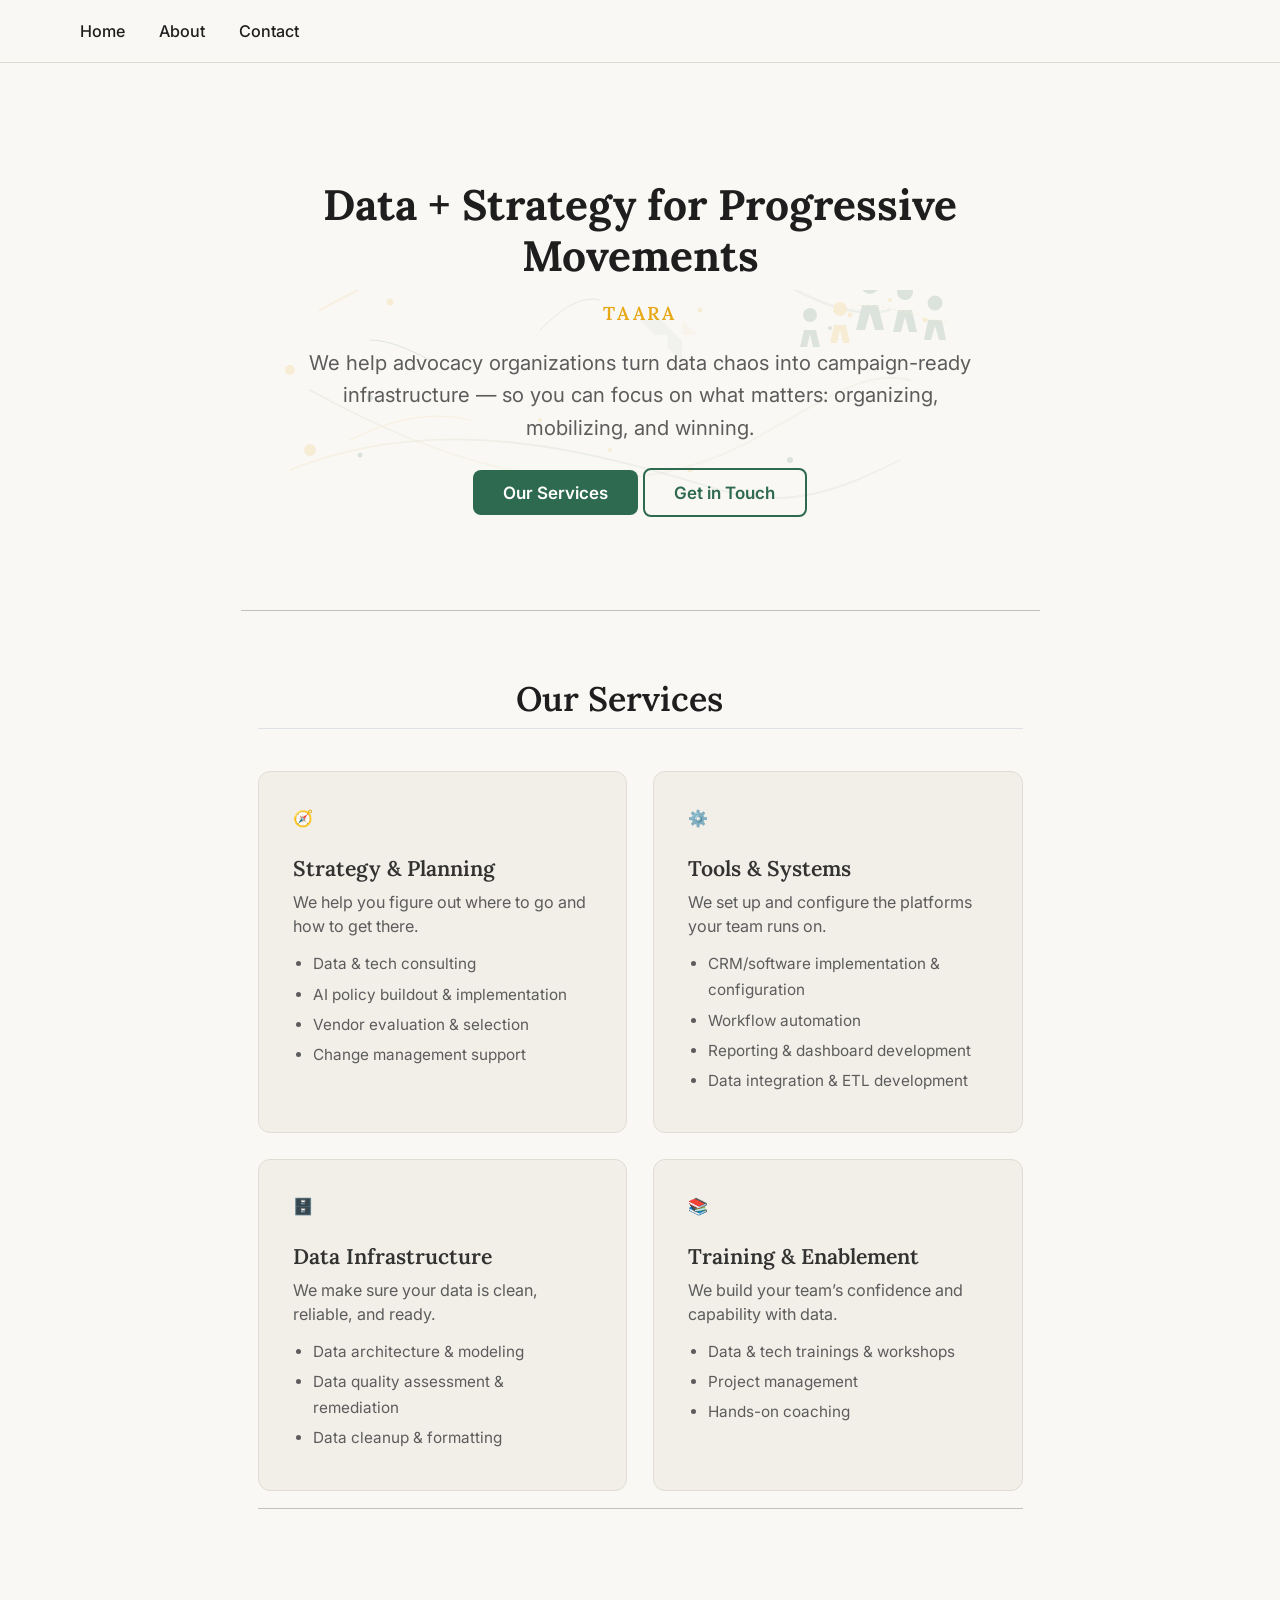
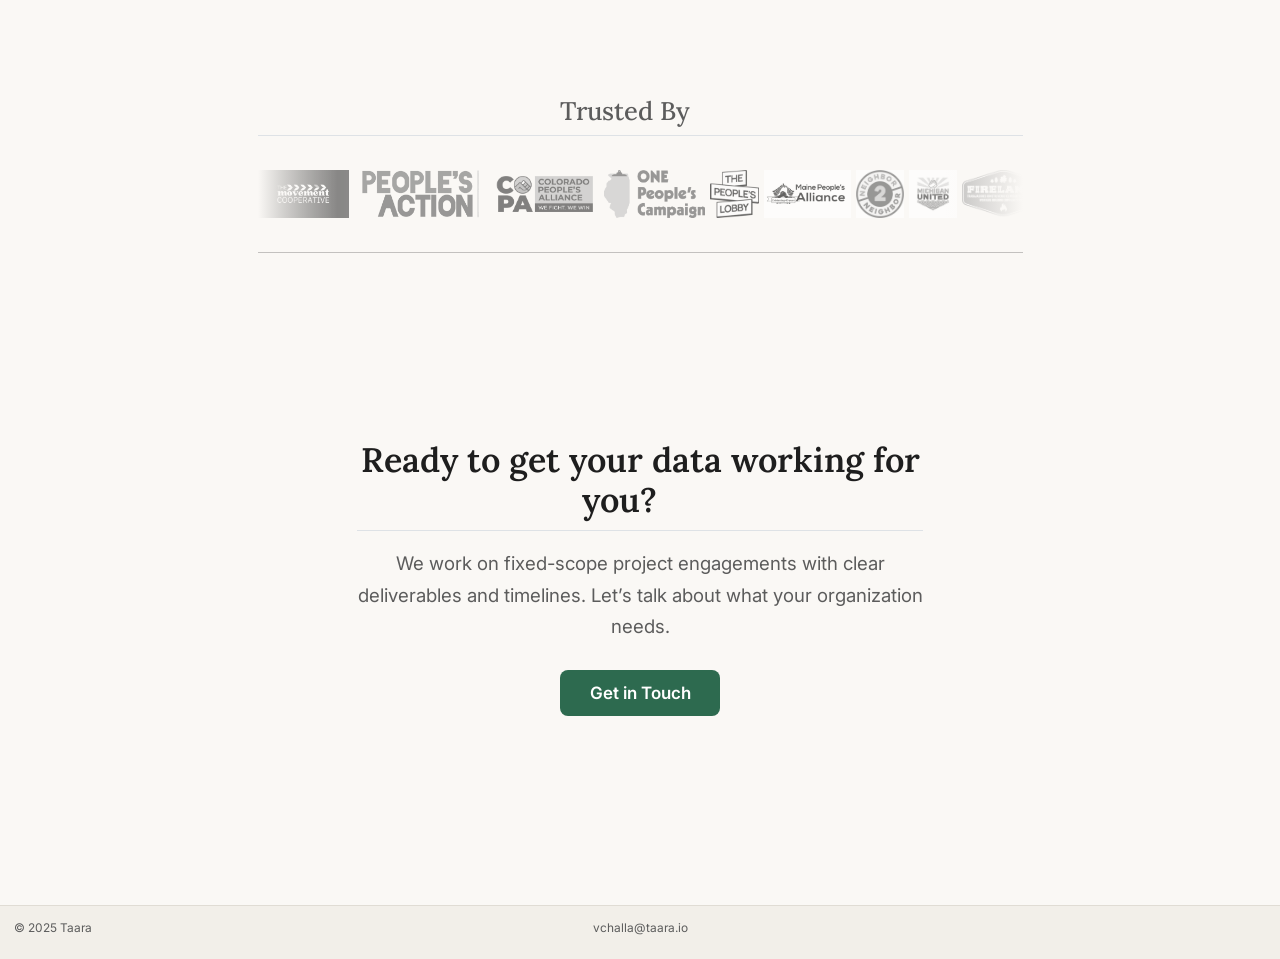
<file: docs/index.html>
<!DOCTYPE html>
<html xmlns="http://www.w3.org/1999/xhtml" lang="en" xml:lang="en"><head>

<meta charset="utf-8">
<meta name="generator" content="quarto-1.8.26">

<meta name="viewport" content="width=device-width, initial-scale=1.0, user-scalable=yes">


<title>Data + Strategy for Progressive Movements – Taara</title>
<style>
code{white-space: pre-wrap;}
span.smallcaps{font-variant: small-caps;}
div.columns{display: flex; gap: min(4vw, 1.5em);}
div.column{flex: auto; overflow-x: auto;}
div.hanging-indent{margin-left: 1.5em; text-indent: -1.5em;}
ul.task-list{list-style: none;}
ul.task-list li input[type="checkbox"] {
  width: 0.8em;
  margin: 0 0.8em 0.2em -1em; /* quarto-specific, see https://github.com/quarto-dev/quarto-cli/issues/4556 */ 
  vertical-align: middle;
}
</style>


<script src="site_libs/quarto-nav/quarto-nav.js"></script>
<script src="site_libs/quarto-nav/headroom.min.js"></script>
<link href="./resources/site_logos/1x/Asset 2-8.png" rel="icon" type="image/png">
<script src="site_libs/clipboard/clipboard.min.js"></script>
<script src="site_libs/quarto-html/quarto.js" type="module"></script>
<script src="site_libs/quarto-html/tabsets/tabsets.js" type="module"></script>
<script src="site_libs/quarto-html/axe/axe-check.js" type="module"></script>
<script src="site_libs/quarto-html/popper.min.js"></script>
<script src="site_libs/quarto-html/tippy.umd.min.js"></script>
<script src="site_libs/quarto-html/anchor.min.js"></script>
<link href="site_libs/quarto-html/tippy.css" rel="stylesheet">
<link href="site_libs/quarto-html/quarto-syntax-highlighting-587c61ba64f3a5504c4d52d930310e48.css" rel="stylesheet" id="quarto-text-highlighting-styles">
<script src="site_libs/bootstrap/bootstrap.min.js"></script>
<link href="site_libs/bootstrap/bootstrap-icons.css" rel="stylesheet">
<link href="site_libs/bootstrap/bootstrap-5b4ad623e5705c0698d39aec6f10cf02.min.css" rel="stylesheet" append-hash="true" id="quarto-bootstrap" data-mode="light">
<script id="quarto-search-options" type="application/json">{
  "language": {
    "search-no-results-text": "No results",
    "search-matching-documents-text": "matching documents",
    "search-copy-link-title": "Copy link to search",
    "search-hide-matches-text": "Hide additional matches",
    "search-more-match-text": "more match in this document",
    "search-more-matches-text": "more matches in this document",
    "search-clear-button-title": "Clear",
    "search-text-placeholder": "",
    "search-detached-cancel-button-title": "Cancel",
    "search-submit-button-title": "Submit",
    "search-label": "Search"
  }
}</script>


<link rel="stylesheet" href="styles.css">
</head>

<body class="nav-fixed fullcontent quarto-light">

<div id="quarto-search-results"></div>
  <header id="quarto-header" class="headroom fixed-top">
    <nav class="navbar navbar-expand-lg " data-bs-theme="dark">
      <div class="navbar-container container-fluid">
      <div class="navbar-brand-container mx-auto">
    <a href="./index.html" class="navbar-brand navbar-brand-logo">
    <img src="./resources/site_logos/SVG/Asset 2.svg" alt="Taara" class="navbar-logo light-content">
    <img src="./resources/site_logos/SVG/Asset 2.svg" alt="Taara" class="navbar-logo dark-content">
    </a>
    <a class="navbar-brand" href="./index.html">
    <span class="navbar-title">Taara</span>
    </a>
  </div>
          <button class="navbar-toggler" type="button" data-bs-toggle="collapse" data-bs-target="#navbarCollapse" aria-controls="navbarCollapse" role="menu" aria-expanded="false" aria-label="Toggle navigation" onclick="if (window.quartoToggleHeadroom) { window.quartoToggleHeadroom(); }">
  <span class="navbar-toggler-icon"></span>
</button>
          <div class="collapse navbar-collapse" id="navbarCollapse">
            <ul class="navbar-nav navbar-nav-scroll me-auto">
  <li class="nav-item">
    <a class="nav-link active" href="./index.html" aria-current="page"> 
<span class="menu-text">Home</span></a>
  </li>  
  <li class="nav-item">
    <a class="nav-link" href="./ourteam.html"> 
<span class="menu-text">About</span></a>
  </li>  
  <li class="nav-item">
    <a class="nav-link" href="./contactus.html"> 
<span class="menu-text">Contact</span></a>
  </li>  
</ul>
          </div> <!-- /navcollapse -->
            <div class="quarto-navbar-tools">
</div>
      </div> <!-- /container-fluid -->
    </nav>
</header>
<!-- content -->
<div id="quarto-content" class="quarto-container page-columns page-rows-contents page-layout-article page-navbar">
<!-- sidebar -->
<!-- margin-sidebar -->
    
<!-- main -->
<main class="content" id="quarto-document-content">

<header id="title-block-header" class="quarto-title-block default">
<div class="quarto-title">
<h1 class="title">Data + Strategy for Progressive Movements</h1>
</div>



<div class="quarto-title-meta">

    
  
    
  </div>
  


</header>


<div class="hero">
<p><img src="resources/hero-illustration.svg" class="hero-illustration slow-pulse img-fluid"></p>
<div class="brand-tag">
<p>Taara</p>
</div>
<div class="subtitle">
<p>We help advocacy organizations turn data chaos into campaign-ready infrastructure — so you can focus on what matters: organizing, mobilizing, and winning.</p>
</div>
<div class="cta-group">
<p><a href="#our-services" class="btn-primary-hero">Our Services</a> <a href="./contactus.html" class="btn-outline-hero">Get in Touch</a></p>
</div>
</div>
<hr>
<section id="our-services" class="level2">
<h2 class="anchored" data-anchor-id="our-services">Our Services</h2>
<div class="services-grid">
<div class="service-card">
<div class="icon">
<p>🧭</p>
</div>
<section id="strategy-planning" class="level3">
<h3 class="anchored" data-anchor-id="strategy-planning">Strategy &amp; Planning</h3>
<p>We help you figure out where to go and how to get there.</p>
<ul>
<li>Data &amp; tech consulting</li>
<li>AI policy buildout &amp; implementation</li>
<li>Vendor evaluation &amp; selection</li>
<li>Change management support</li>
</ul>
</section>
</div>
<div class="service-card">
<div class="icon">
<p>⚙️</p>
</div>
<section id="tools-systems" class="level3">
<h3 class="anchored" data-anchor-id="tools-systems">Tools &amp; Systems</h3>
<p>We set up and configure the platforms your team runs on.</p>
<ul>
<li>CRM/software implementation &amp; configuration</li>
<li>Workflow automation</li>
<li>Reporting &amp; dashboard development</li>
<li>Data integration &amp; ETL development</li>
</ul>
</section>
</div>
<div class="service-card">
<div class="icon">
<p>🗄️</p>
</div>
<section id="data-infrastructure" class="level3">
<h3 class="anchored" data-anchor-id="data-infrastructure">Data Infrastructure</h3>
<p>We make sure your data is clean, reliable, and ready.</p>
<ul>
<li>Data architecture &amp; modeling</li>
<li>Data quality assessment &amp; remediation</li>
<li>Data cleanup &amp; formatting</li>
</ul>
</section>
</div>
<div class="service-card">
<div class="icon">
<p>📚</p>
</div>
<section id="training-enablement" class="level3">
<h3 class="anchored" data-anchor-id="training-enablement">Training &amp; Enablement</h3>
<p>We build your team’s confidence and capability with data.</p>
<ul>
<li>Data &amp; tech trainings &amp; workshops</li>
<li>Project management</li>
<li>Hands-on coaching</li>
</ul>
</section>
</div>
</div>
<hr>
</section>
<section id="our-partners" class="level2">
<h2 class="anchored" data-anchor-id="our-partners">Trusted By</h2>
<div class="partners-carousel">
<div class="partners-track">
<p><img src="resources/logos/tmc.png" class="img-fluid"> <img src="resources/logos/peoples_action.png" class="img-fluid"> <img src="resources/logos/colorado_peoples_action.webp" class="img-fluid"> <img src="resources/logos/one_peoples_campaign.png" class="img-fluid"> <img src="resources/logos/the_peoples_lobby.webp" class="img-fluid"> <img src="resources/logos/main_peoples_alliance.png" class="img-fluid"> <img src="resources/logos/neighbor_to_neighbor.png" class="img-fluid"> <img src="resources/logos/michigan_united.jpeg" class="img-fluid"> <img src="resources/logos/firelands_wa.webp" class="img-fluid"> <img src="resources/logos/citizen_action_of_wisconsin.webp" class="img-fluid"> <img src="resources/logos/america_votes.png" class="img-fluid"> <img src="resources/logos/mn_voice.webp" class="img-fluid"> <img src="resources/logos/mn_youth_collective.webp" class="img-fluid"> <img src="resources/logos/ilhan_for_congress.avif" class="img-fluid"> <!-- Duplicate for seamless loop --> <img src="resources/logos/tmc.png" class="img-fluid"> <img src="resources/logos/peoples_action.png" class="img-fluid"> <img src="resources/logos/colorado_peoples_action.webp" class="img-fluid"> <img src="resources/logos/one_peoples_campaign.png" class="img-fluid"> <img src="resources/logos/the_peoples_lobby.webp" class="img-fluid"> <img src="resources/logos/main_peoples_alliance.png" class="img-fluid"> <img src="resources/logos/neighbor_to_neighbor.png" class="img-fluid"> <img src="resources/logos/michigan_united.jpeg" class="img-fluid"> <img src="resources/logos/firelands_wa.webp" class="img-fluid"> <img src="resources/logos/citizen_action_of_wisconsin.webp" class="img-fluid"> <img src="resources/logos/america_votes.png" class="img-fluid"> <img src="resources/logos/mn_voice.webp" class="img-fluid"> <img src="resources/logos/mn_youth_collective.webp" class="img-fluid"> <img src="resources/logos/ilhan_for_congress.avif" class="img-fluid"></p>
</div>
</div>
<hr>
</section>
<section id="ready-to-get-your-data-working-for-you" class="level2 cta-section">
<h2 class="anchored" data-anchor-id="ready-to-get-your-data-working-for-you">Ready to get your data working for you?</h2>
<p>We work on fixed-scope project engagements with clear deliverables and timelines. Let’s talk about what your organization needs.</p>
<p><a href="./contactus.html" class="btn-primary-hero">Get in Touch</a></p>
</section>



</main> <!-- /main -->
<script id="quarto-html-after-body" type="application/javascript">
  window.document.addEventListener("DOMContentLoaded", function (event) {
    const icon = "";
    const anchorJS = new window.AnchorJS();
    anchorJS.options = {
      placement: 'right',
      icon: icon
    };
    anchorJS.add('.anchored');
    const isCodeAnnotation = (el) => {
      for (const clz of el.classList) {
        if (clz.startsWith('code-annotation-')) {                     
          return true;
        }
      }
      return false;
    }
    const onCopySuccess = function(e) {
      // button target
      const button = e.trigger;
      // don't keep focus
      button.blur();
      // flash "checked"
      button.classList.add('code-copy-button-checked');
      var currentTitle = button.getAttribute("title");
      button.setAttribute("title", "Copied!");
      let tooltip;
      if (window.bootstrap) {
        button.setAttribute("data-bs-toggle", "tooltip");
        button.setAttribute("data-bs-placement", "left");
        button.setAttribute("data-bs-title", "Copied!");
        tooltip = new bootstrap.Tooltip(button, 
          { trigger: "manual", 
            customClass: "code-copy-button-tooltip",
            offset: [0, -8]});
        tooltip.show();    
      }
      setTimeout(function() {
        if (tooltip) {
          tooltip.hide();
          button.removeAttribute("data-bs-title");
          button.removeAttribute("data-bs-toggle");
          button.removeAttribute("data-bs-placement");
        }
        button.setAttribute("title", currentTitle);
        button.classList.remove('code-copy-button-checked');
      }, 1000);
      // clear code selection
      e.clearSelection();
    }
    const getTextToCopy = function(trigger) {
      const outerScaffold = trigger.parentElement.cloneNode(true);
      const codeEl = outerScaffold.querySelector('code');
      for (const childEl of codeEl.children) {
        if (isCodeAnnotation(childEl)) {
          childEl.remove();
        }
      }
      return codeEl.innerText;
    }
    const clipboard = new window.ClipboardJS('.code-copy-button:not([data-in-quarto-modal])', {
      text: getTextToCopy
    });
    clipboard.on('success', onCopySuccess);
    if (window.document.getElementById('quarto-embedded-source-code-modal')) {
      const clipboardModal = new window.ClipboardJS('.code-copy-button[data-in-quarto-modal]', {
        text: getTextToCopy,
        container: window.document.getElementById('quarto-embedded-source-code-modal')
      });
      clipboardModal.on('success', onCopySuccess);
    }
      var localhostRegex = new RegExp(/^(?:http|https):\/\/localhost\:?[0-9]*\//);
      var mailtoRegex = new RegExp(/^mailto:/);
        var filterRegex = new RegExp('/' + window.location.host + '/');
      var isInternal = (href) => {
          return filterRegex.test(href) || localhostRegex.test(href) || mailtoRegex.test(href);
      }
      // Inspect non-navigation links and adorn them if external
     var links = window.document.querySelectorAll('a[href]:not(.nav-link):not(.navbar-brand):not(.toc-action):not(.sidebar-link):not(.sidebar-item-toggle):not(.pagination-link):not(.no-external):not([aria-hidden]):not(.dropdown-item):not(.quarto-navigation-tool):not(.about-link)');
      for (var i=0; i<links.length; i++) {
        const link = links[i];
        if (!isInternal(link.href)) {
          // undo the damage that might have been done by quarto-nav.js in the case of
          // links that we want to consider external
          if (link.dataset.originalHref !== undefined) {
            link.href = link.dataset.originalHref;
          }
        }
      }
    function tippyHover(el, contentFn, onTriggerFn, onUntriggerFn) {
      const config = {
        allowHTML: true,
        maxWidth: 500,
        delay: 100,
        arrow: false,
        appendTo: function(el) {
            return el.parentElement;
        },
        interactive: true,
        interactiveBorder: 10,
        theme: 'quarto',
        placement: 'bottom-start',
      };
      if (contentFn) {
        config.content = contentFn;
      }
      if (onTriggerFn) {
        config.onTrigger = onTriggerFn;
      }
      if (onUntriggerFn) {
        config.onUntrigger = onUntriggerFn;
      }
      window.tippy(el, config); 
    }
    const noterefs = window.document.querySelectorAll('a[role="doc-noteref"]');
    for (var i=0; i<noterefs.length; i++) {
      const ref = noterefs[i];
      tippyHover(ref, function() {
        // use id or data attribute instead here
        let href = ref.getAttribute('data-footnote-href') || ref.getAttribute('href');
        try { href = new URL(href).hash; } catch {}
        const id = href.replace(/^#\/?/, "");
        const note = window.document.getElementById(id);
        if (note) {
          return note.innerHTML;
        } else {
          return "";
        }
      });
    }
    const xrefs = window.document.querySelectorAll('a.quarto-xref');
    const processXRef = (id, note) => {
      // Strip column container classes
      const stripColumnClz = (el) => {
        el.classList.remove("page-full", "page-columns");
        if (el.children) {
          for (const child of el.children) {
            stripColumnClz(child);
          }
        }
      }
      stripColumnClz(note)
      if (id === null || id.startsWith('sec-')) {
        // Special case sections, only their first couple elements
        const container = document.createElement("div");
        if (note.children && note.children.length > 2) {
          container.appendChild(note.children[0].cloneNode(true));
          for (let i = 1; i < note.children.length; i++) {
            const child = note.children[i];
            if (child.tagName === "P" && child.innerText === "") {
              continue;
            } else {
              container.appendChild(child.cloneNode(true));
              break;
            }
          }
          if (window.Quarto?.typesetMath) {
            window.Quarto.typesetMath(container);
          }
          return container.innerHTML
        } else {
          if (window.Quarto?.typesetMath) {
            window.Quarto.typesetMath(note);
          }
          return note.innerHTML;
        }
      } else {
        // Remove any anchor links if they are present
        const anchorLink = note.querySelector('a.anchorjs-link');
        if (anchorLink) {
          anchorLink.remove();
        }
        if (window.Quarto?.typesetMath) {
          window.Quarto.typesetMath(note);
        }
        if (note.classList.contains("callout")) {
          return note.outerHTML;
        } else {
          return note.innerHTML;
        }
      }
    }
    for (var i=0; i<xrefs.length; i++) {
      const xref = xrefs[i];
      tippyHover(xref, undefined, function(instance) {
        instance.disable();
        let url = xref.getAttribute('href');
        let hash = undefined; 
        if (url.startsWith('#')) {
          hash = url;
        } else {
          try { hash = new URL(url).hash; } catch {}
        }
        if (hash) {
          const id = hash.replace(/^#\/?/, "");
          const note = window.document.getElementById(id);
          if (note !== null) {
            try {
              const html = processXRef(id, note.cloneNode(true));
              instance.setContent(html);
            } finally {
              instance.enable();
              instance.show();
            }
          } else {
            // See if we can fetch this
            fetch(url.split('#')[0])
            .then(res => res.text())
            .then(html => {
              const parser = new DOMParser();
              const htmlDoc = parser.parseFromString(html, "text/html");
              const note = htmlDoc.getElementById(id);
              if (note !== null) {
                const html = processXRef(id, note);
                instance.setContent(html);
              } 
            }).finally(() => {
              instance.enable();
              instance.show();
            });
          }
        } else {
          // See if we can fetch a full url (with no hash to target)
          // This is a special case and we should probably do some content thinning / targeting
          fetch(url)
          .then(res => res.text())
          .then(html => {
            const parser = new DOMParser();
            const htmlDoc = parser.parseFromString(html, "text/html");
            const note = htmlDoc.querySelector('main.content');
            if (note !== null) {
              // This should only happen for chapter cross references
              // (since there is no id in the URL)
              // remove the first header
              if (note.children.length > 0 && note.children[0].tagName === "HEADER") {
                note.children[0].remove();
              }
              const html = processXRef(null, note);
              instance.setContent(html);
            } 
          }).finally(() => {
            instance.enable();
            instance.show();
          });
        }
      }, function(instance) {
      });
    }
        let selectedAnnoteEl;
        const selectorForAnnotation = ( cell, annotation) => {
          let cellAttr = 'data-code-cell="' + cell + '"';
          let lineAttr = 'data-code-annotation="' +  annotation + '"';
          const selector = 'span[' + cellAttr + '][' + lineAttr + ']';
          return selector;
        }
        const selectCodeLines = (annoteEl) => {
          const doc = window.document;
          const targetCell = annoteEl.getAttribute("data-target-cell");
          const targetAnnotation = annoteEl.getAttribute("data-target-annotation");
          const annoteSpan = window.document.querySelector(selectorForAnnotation(targetCell, targetAnnotation));
          const lines = annoteSpan.getAttribute("data-code-lines").split(",");
          const lineIds = lines.map((line) => {
            return targetCell + "-" + line;
          })
          let top = null;
          let height = null;
          let parent = null;
          if (lineIds.length > 0) {
              //compute the position of the single el (top and bottom and make a div)
              const el = window.document.getElementById(lineIds[0]);
              top = el.offsetTop;
              height = el.offsetHeight;
              parent = el.parentElement.parentElement;
            if (lineIds.length > 1) {
              const lastEl = window.document.getElementById(lineIds[lineIds.length - 1]);
              const bottom = lastEl.offsetTop + lastEl.offsetHeight;
              height = bottom - top;
            }
            if (top !== null && height !== null && parent !== null) {
              // cook up a div (if necessary) and position it 
              let div = window.document.getElementById("code-annotation-line-highlight");
              if (div === null) {
                div = window.document.createElement("div");
                div.setAttribute("id", "code-annotation-line-highlight");
                div.style.position = 'absolute';
                parent.appendChild(div);
              }
              div.style.top = top - 2 + "px";
              div.style.height = height + 4 + "px";
              div.style.left = 0;
              let gutterDiv = window.document.getElementById("code-annotation-line-highlight-gutter");
              if (gutterDiv === null) {
                gutterDiv = window.document.createElement("div");
                gutterDiv.setAttribute("id", "code-annotation-line-highlight-gutter");
                gutterDiv.style.position = 'absolute';
                const codeCell = window.document.getElementById(targetCell);
                const gutter = codeCell.querySelector('.code-annotation-gutter');
                gutter.appendChild(gutterDiv);
              }
              gutterDiv.style.top = top - 2 + "px";
              gutterDiv.style.height = height + 4 + "px";
            }
            selectedAnnoteEl = annoteEl;
          }
        };
        const unselectCodeLines = () => {
          const elementsIds = ["code-annotation-line-highlight", "code-annotation-line-highlight-gutter"];
          elementsIds.forEach((elId) => {
            const div = window.document.getElementById(elId);
            if (div) {
              div.remove();
            }
          });
          selectedAnnoteEl = undefined;
        };
          // Handle positioning of the toggle
      window.addEventListener(
        "resize",
        throttle(() => {
          elRect = undefined;
          if (selectedAnnoteEl) {
            selectCodeLines(selectedAnnoteEl);
          }
        }, 10)
      );
      function throttle(fn, ms) {
      let throttle = false;
      let timer;
        return (...args) => {
          if(!throttle) { // first call gets through
              fn.apply(this, args);
              throttle = true;
          } else { // all the others get throttled
              if(timer) clearTimeout(timer); // cancel #2
              timer = setTimeout(() => {
                fn.apply(this, args);
                timer = throttle = false;
              }, ms);
          }
        };
      }
        // Attach click handler to the DT
        const annoteDls = window.document.querySelectorAll('dt[data-target-cell]');
        for (const annoteDlNode of annoteDls) {
          annoteDlNode.addEventListener('click', (event) => {
            const clickedEl = event.target;
            if (clickedEl !== selectedAnnoteEl) {
              unselectCodeLines();
              const activeEl = window.document.querySelector('dt[data-target-cell].code-annotation-active');
              if (activeEl) {
                activeEl.classList.remove('code-annotation-active');
              }
              selectCodeLines(clickedEl);
              clickedEl.classList.add('code-annotation-active');
            } else {
              // Unselect the line
              unselectCodeLines();
              clickedEl.classList.remove('code-annotation-active');
            }
          });
        }
    const findCites = (el) => {
      const parentEl = el.parentElement;
      if (parentEl) {
        const cites = parentEl.dataset.cites;
        if (cites) {
          return {
            el,
            cites: cites.split(' ')
          };
        } else {
          return findCites(el.parentElement)
        }
      } else {
        return undefined;
      }
    };
    var bibliorefs = window.document.querySelectorAll('a[role="doc-biblioref"]');
    for (var i=0; i<bibliorefs.length; i++) {
      const ref = bibliorefs[i];
      const citeInfo = findCites(ref);
      if (citeInfo) {
        tippyHover(citeInfo.el, function() {
          var popup = window.document.createElement('div');
          citeInfo.cites.forEach(function(cite) {
            var citeDiv = window.document.createElement('div');
            citeDiv.classList.add('hanging-indent');
            citeDiv.classList.add('csl-entry');
            var biblioDiv = window.document.getElementById('ref-' + cite);
            if (biblioDiv) {
              citeDiv.innerHTML = biblioDiv.innerHTML;
            }
            popup.appendChild(citeDiv);
          });
          return popup.innerHTML;
        });
      }
    }
  });
  </script>
</div> <!-- /content -->
<footer class="footer">
  <div class="nav-footer">
    <div class="nav-footer-left">
<p>© 2025 Taara</p>
</div>   
    <div class="nav-footer-center">
      <ul class="footer-items list-unstyled">
    <li class="nav-item">
    <a class="nav-link" href="mailto:vchalla@taara.io">
<p>vchalla@taara.io</p>
</a>
  </li>  
</ul>
    </div>
    <div class="nav-footer-right">
      &nbsp;
    </div>
  </div>
</footer>




</body></html>
</file>
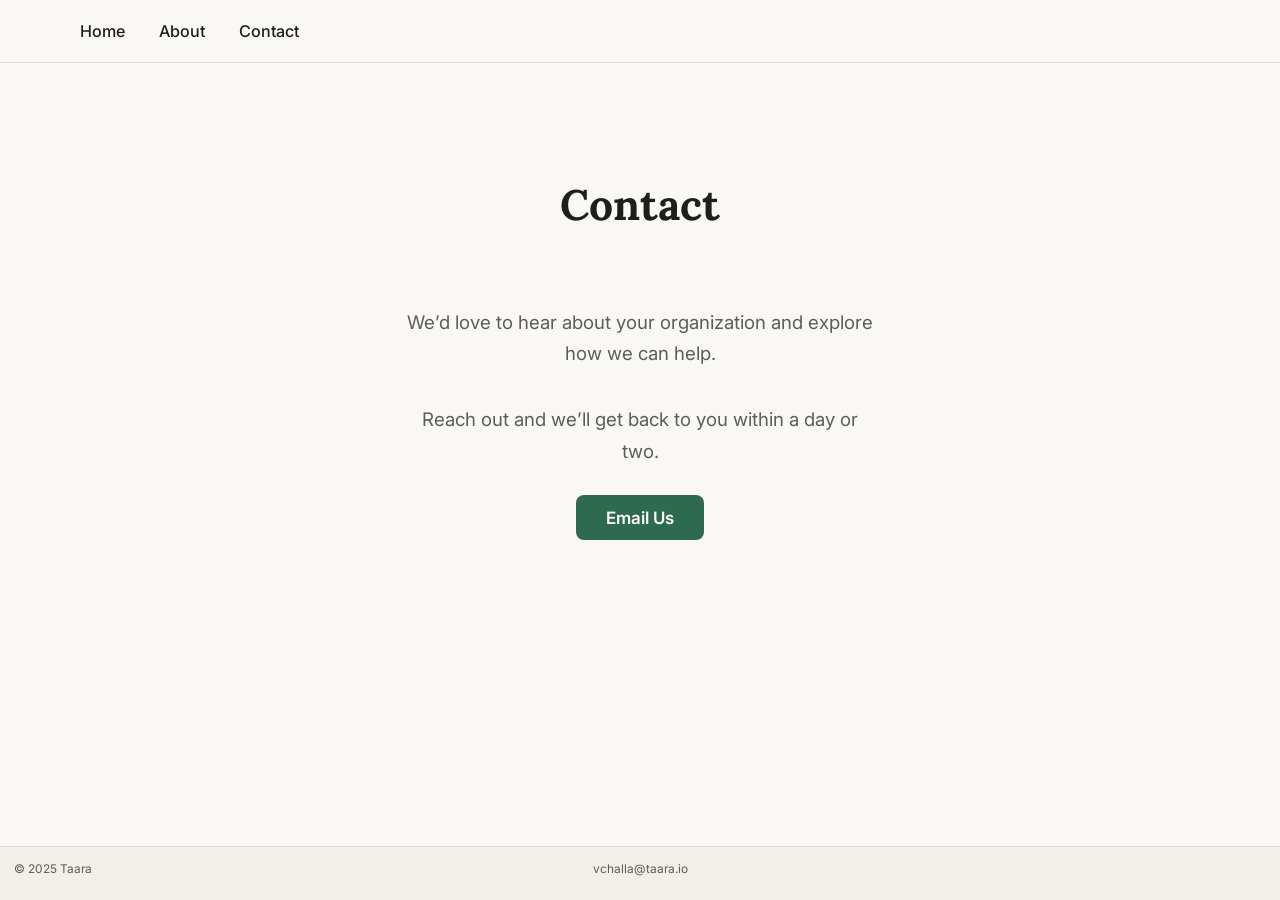
<file: docs/contactus.html>
<!DOCTYPE html>
<html xmlns="http://www.w3.org/1999/xhtml" lang="en" xml:lang="en"><head>

<meta charset="utf-8">
<meta name="generator" content="quarto-1.8.26">

<meta name="viewport" content="width=device-width, initial-scale=1.0, user-scalable=yes">


<title>Contact – Taara</title>
<style>
code{white-space: pre-wrap;}
span.smallcaps{font-variant: small-caps;}
div.columns{display: flex; gap: min(4vw, 1.5em);}
div.column{flex: auto; overflow-x: auto;}
div.hanging-indent{margin-left: 1.5em; text-indent: -1.5em;}
ul.task-list{list-style: none;}
ul.task-list li input[type="checkbox"] {
  width: 0.8em;
  margin: 0 0.8em 0.2em -1em; /* quarto-specific, see https://github.com/quarto-dev/quarto-cli/issues/4556 */ 
  vertical-align: middle;
}
</style>


<script src="site_libs/quarto-nav/quarto-nav.js"></script>
<script src="site_libs/quarto-nav/headroom.min.js"></script>
<link href="./resources/site_logos/1x/Asset 2-8.png" rel="icon" type="image/png">
<script src="site_libs/clipboard/clipboard.min.js"></script>
<script src="site_libs/quarto-html/quarto.js" type="module"></script>
<script src="site_libs/quarto-html/tabsets/tabsets.js" type="module"></script>
<script src="site_libs/quarto-html/axe/axe-check.js" type="module"></script>
<script src="site_libs/quarto-html/popper.min.js"></script>
<script src="site_libs/quarto-html/tippy.umd.min.js"></script>
<script src="site_libs/quarto-html/anchor.min.js"></script>
<link href="site_libs/quarto-html/tippy.css" rel="stylesheet">
<link href="site_libs/quarto-html/quarto-syntax-highlighting-587c61ba64f3a5504c4d52d930310e48.css" rel="stylesheet" id="quarto-text-highlighting-styles">
<script src="site_libs/bootstrap/bootstrap.min.js"></script>
<link href="site_libs/bootstrap/bootstrap-icons.css" rel="stylesheet">
<link href="site_libs/bootstrap/bootstrap-5b4ad623e5705c0698d39aec6f10cf02.min.css" rel="stylesheet" append-hash="true" id="quarto-bootstrap" data-mode="light">
<script id="quarto-search-options" type="application/json">{
  "language": {
    "search-no-results-text": "No results",
    "search-matching-documents-text": "matching documents",
    "search-copy-link-title": "Copy link to search",
    "search-hide-matches-text": "Hide additional matches",
    "search-more-match-text": "more match in this document",
    "search-more-matches-text": "more matches in this document",
    "search-clear-button-title": "Clear",
    "search-text-placeholder": "",
    "search-detached-cancel-button-title": "Cancel",
    "search-submit-button-title": "Submit",
    "search-label": "Search"
  }
}</script>


<link rel="stylesheet" href="styles.css">
</head>

<body class="nav-fixed fullcontent quarto-light">

<div id="quarto-search-results"></div>
  <header id="quarto-header" class="headroom fixed-top">
    <nav class="navbar navbar-expand-lg " data-bs-theme="dark">
      <div class="navbar-container container-fluid">
      <div class="navbar-brand-container mx-auto">
    <a href="./index.html" class="navbar-brand navbar-brand-logo">
    <img src="./resources/site_logos/SVG/Asset 2.svg" alt="Taara" class="navbar-logo light-content">
    <img src="./resources/site_logos/SVG/Asset 2.svg" alt="Taara" class="navbar-logo dark-content">
    </a>
    <a class="navbar-brand" href="./index.html">
    <span class="navbar-title">Taara</span>
    </a>
  </div>
          <button class="navbar-toggler" type="button" data-bs-toggle="collapse" data-bs-target="#navbarCollapse" aria-controls="navbarCollapse" role="menu" aria-expanded="false" aria-label="Toggle navigation" onclick="if (window.quartoToggleHeadroom) { window.quartoToggleHeadroom(); }">
  <span class="navbar-toggler-icon"></span>
</button>
          <div class="collapse navbar-collapse" id="navbarCollapse">
            <ul class="navbar-nav navbar-nav-scroll me-auto">
  <li class="nav-item">
    <a class="nav-link" href="./index.html"> 
<span class="menu-text">Home</span></a>
  </li>  
  <li class="nav-item">
    <a class="nav-link" href="./ourteam.html"> 
<span class="menu-text">About</span></a>
  </li>  
  <li class="nav-item">
    <a class="nav-link active" href="./contactus.html" aria-current="page"> 
<span class="menu-text">Contact</span></a>
  </li>  
</ul>
          </div> <!-- /navcollapse -->
            <div class="quarto-navbar-tools">
</div>
      </div> <!-- /container-fluid -->
    </nav>
</header>
<!-- content -->
<div id="quarto-content" class="quarto-container page-columns page-rows-contents page-layout-article page-navbar">
<!-- sidebar -->
<!-- margin-sidebar -->
    
<!-- main -->
<main class="content" id="quarto-document-content">

<header id="title-block-header" class="quarto-title-block default">
<div class="quarto-title">
<h1 class="title">Contact</h1>
</div>



<div class="quarto-title-meta">

    
  
    
  </div>
  


</header>


<div class="contact-hero">
<p>We’d love to hear about your organization and explore how we can help.</p>
<p>Reach out and we’ll get back to you within a day or two.</p>
<div class="contact-links">
<p><a href="mailto:vchalla@taara.io" class="btn-primary-hero btn-lg">Email Us</a> <!-- [LinkedIn](https://linkedin.com/company/taara-io){.btn-outline-hero .btn-lg} --></p>
</div>
</div>



</main> <!-- /main -->
<script id="quarto-html-after-body" type="application/javascript">
  window.document.addEventListener("DOMContentLoaded", function (event) {
    const icon = "";
    const anchorJS = new window.AnchorJS();
    anchorJS.options = {
      placement: 'right',
      icon: icon
    };
    anchorJS.add('.anchored');
    const isCodeAnnotation = (el) => {
      for (const clz of el.classList) {
        if (clz.startsWith('code-annotation-')) {                     
          return true;
        }
      }
      return false;
    }
    const onCopySuccess = function(e) {
      // button target
      const button = e.trigger;
      // don't keep focus
      button.blur();
      // flash "checked"
      button.classList.add('code-copy-button-checked');
      var currentTitle = button.getAttribute("title");
      button.setAttribute("title", "Copied!");
      let tooltip;
      if (window.bootstrap) {
        button.setAttribute("data-bs-toggle", "tooltip");
        button.setAttribute("data-bs-placement", "left");
        button.setAttribute("data-bs-title", "Copied!");
        tooltip = new bootstrap.Tooltip(button, 
          { trigger: "manual", 
            customClass: "code-copy-button-tooltip",
            offset: [0, -8]});
        tooltip.show();    
      }
      setTimeout(function() {
        if (tooltip) {
          tooltip.hide();
          button.removeAttribute("data-bs-title");
          button.removeAttribute("data-bs-toggle");
          button.removeAttribute("data-bs-placement");
        }
        button.setAttribute("title", currentTitle);
        button.classList.remove('code-copy-button-checked');
      }, 1000);
      // clear code selection
      e.clearSelection();
    }
    const getTextToCopy = function(trigger) {
      const outerScaffold = trigger.parentElement.cloneNode(true);
      const codeEl = outerScaffold.querySelector('code');
      for (const childEl of codeEl.children) {
        if (isCodeAnnotation(childEl)) {
          childEl.remove();
        }
      }
      return codeEl.innerText;
    }
    const clipboard = new window.ClipboardJS('.code-copy-button:not([data-in-quarto-modal])', {
      text: getTextToCopy
    });
    clipboard.on('success', onCopySuccess);
    if (window.document.getElementById('quarto-embedded-source-code-modal')) {
      const clipboardModal = new window.ClipboardJS('.code-copy-button[data-in-quarto-modal]', {
        text: getTextToCopy,
        container: window.document.getElementById('quarto-embedded-source-code-modal')
      });
      clipboardModal.on('success', onCopySuccess);
    }
      var localhostRegex = new RegExp(/^(?:http|https):\/\/localhost\:?[0-9]*\//);
      var mailtoRegex = new RegExp(/^mailto:/);
        var filterRegex = new RegExp('/' + window.location.host + '/');
      var isInternal = (href) => {
          return filterRegex.test(href) || localhostRegex.test(href) || mailtoRegex.test(href);
      }
      // Inspect non-navigation links and adorn them if external
     var links = window.document.querySelectorAll('a[href]:not(.nav-link):not(.navbar-brand):not(.toc-action):not(.sidebar-link):not(.sidebar-item-toggle):not(.pagination-link):not(.no-external):not([aria-hidden]):not(.dropdown-item):not(.quarto-navigation-tool):not(.about-link)');
      for (var i=0; i<links.length; i++) {
        const link = links[i];
        if (!isInternal(link.href)) {
          // undo the damage that might have been done by quarto-nav.js in the case of
          // links that we want to consider external
          if (link.dataset.originalHref !== undefined) {
            link.href = link.dataset.originalHref;
          }
        }
      }
    function tippyHover(el, contentFn, onTriggerFn, onUntriggerFn) {
      const config = {
        allowHTML: true,
        maxWidth: 500,
        delay: 100,
        arrow: false,
        appendTo: function(el) {
            return el.parentElement;
        },
        interactive: true,
        interactiveBorder: 10,
        theme: 'quarto',
        placement: 'bottom-start',
      };
      if (contentFn) {
        config.content = contentFn;
      }
      if (onTriggerFn) {
        config.onTrigger = onTriggerFn;
      }
      if (onUntriggerFn) {
        config.onUntrigger = onUntriggerFn;
      }
      window.tippy(el, config); 
    }
    const noterefs = window.document.querySelectorAll('a[role="doc-noteref"]');
    for (var i=0; i<noterefs.length; i++) {
      const ref = noterefs[i];
      tippyHover(ref, function() {
        // use id or data attribute instead here
        let href = ref.getAttribute('data-footnote-href') || ref.getAttribute('href');
        try { href = new URL(href).hash; } catch {}
        const id = href.replace(/^#\/?/, "");
        const note = window.document.getElementById(id);
        if (note) {
          return note.innerHTML;
        } else {
          return "";
        }
      });
    }
    const xrefs = window.document.querySelectorAll('a.quarto-xref');
    const processXRef = (id, note) => {
      // Strip column container classes
      const stripColumnClz = (el) => {
        el.classList.remove("page-full", "page-columns");
        if (el.children) {
          for (const child of el.children) {
            stripColumnClz(child);
          }
        }
      }
      stripColumnClz(note)
      if (id === null || id.startsWith('sec-')) {
        // Special case sections, only their first couple elements
        const container = document.createElement("div");
        if (note.children && note.children.length > 2) {
          container.appendChild(note.children[0].cloneNode(true));
          for (let i = 1; i < note.children.length; i++) {
            const child = note.children[i];
            if (child.tagName === "P" && child.innerText === "") {
              continue;
            } else {
              container.appendChild(child.cloneNode(true));
              break;
            }
          }
          if (window.Quarto?.typesetMath) {
            window.Quarto.typesetMath(container);
          }
          return container.innerHTML
        } else {
          if (window.Quarto?.typesetMath) {
            window.Quarto.typesetMath(note);
          }
          return note.innerHTML;
        }
      } else {
        // Remove any anchor links if they are present
        const anchorLink = note.querySelector('a.anchorjs-link');
        if (anchorLink) {
          anchorLink.remove();
        }
        if (window.Quarto?.typesetMath) {
          window.Quarto.typesetMath(note);
        }
        if (note.classList.contains("callout")) {
          return note.outerHTML;
        } else {
          return note.innerHTML;
        }
      }
    }
    for (var i=0; i<xrefs.length; i++) {
      const xref = xrefs[i];
      tippyHover(xref, undefined, function(instance) {
        instance.disable();
        let url = xref.getAttribute('href');
        let hash = undefined; 
        if (url.startsWith('#')) {
          hash = url;
        } else {
          try { hash = new URL(url).hash; } catch {}
        }
        if (hash) {
          const id = hash.replace(/^#\/?/, "");
          const note = window.document.getElementById(id);
          if (note !== null) {
            try {
              const html = processXRef(id, note.cloneNode(true));
              instance.setContent(html);
            } finally {
              instance.enable();
              instance.show();
            }
          } else {
            // See if we can fetch this
            fetch(url.split('#')[0])
            .then(res => res.text())
            .then(html => {
              const parser = new DOMParser();
              const htmlDoc = parser.parseFromString(html, "text/html");
              const note = htmlDoc.getElementById(id);
              if (note !== null) {
                const html = processXRef(id, note);
                instance.setContent(html);
              } 
            }).finally(() => {
              instance.enable();
              instance.show();
            });
          }
        } else {
          // See if we can fetch a full url (with no hash to target)
          // This is a special case and we should probably do some content thinning / targeting
          fetch(url)
          .then(res => res.text())
          .then(html => {
            const parser = new DOMParser();
            const htmlDoc = parser.parseFromString(html, "text/html");
            const note = htmlDoc.querySelector('main.content');
            if (note !== null) {
              // This should only happen for chapter cross references
              // (since there is no id in the URL)
              // remove the first header
              if (note.children.length > 0 && note.children[0].tagName === "HEADER") {
                note.children[0].remove();
              }
              const html = processXRef(null, note);
              instance.setContent(html);
            } 
          }).finally(() => {
            instance.enable();
            instance.show();
          });
        }
      }, function(instance) {
      });
    }
        let selectedAnnoteEl;
        const selectorForAnnotation = ( cell, annotation) => {
          let cellAttr = 'data-code-cell="' + cell + '"';
          let lineAttr = 'data-code-annotation="' +  annotation + '"';
          const selector = 'span[' + cellAttr + '][' + lineAttr + ']';
          return selector;
        }
        const selectCodeLines = (annoteEl) => {
          const doc = window.document;
          const targetCell = annoteEl.getAttribute("data-target-cell");
          const targetAnnotation = annoteEl.getAttribute("data-target-annotation");
          const annoteSpan = window.document.querySelector(selectorForAnnotation(targetCell, targetAnnotation));
          const lines = annoteSpan.getAttribute("data-code-lines").split(",");
          const lineIds = lines.map((line) => {
            return targetCell + "-" + line;
          })
          let top = null;
          let height = null;
          let parent = null;
          if (lineIds.length > 0) {
              //compute the position of the single el (top and bottom and make a div)
              const el = window.document.getElementById(lineIds[0]);
              top = el.offsetTop;
              height = el.offsetHeight;
              parent = el.parentElement.parentElement;
            if (lineIds.length > 1) {
              const lastEl = window.document.getElementById(lineIds[lineIds.length - 1]);
              const bottom = lastEl.offsetTop + lastEl.offsetHeight;
              height = bottom - top;
            }
            if (top !== null && height !== null && parent !== null) {
              // cook up a div (if necessary) and position it 
              let div = window.document.getElementById("code-annotation-line-highlight");
              if (div === null) {
                div = window.document.createElement("div");
                div.setAttribute("id", "code-annotation-line-highlight");
                div.style.position = 'absolute';
                parent.appendChild(div);
              }
              div.style.top = top - 2 + "px";
              div.style.height = height + 4 + "px";
              div.style.left = 0;
              let gutterDiv = window.document.getElementById("code-annotation-line-highlight-gutter");
              if (gutterDiv === null) {
                gutterDiv = window.document.createElement("div");
                gutterDiv.setAttribute("id", "code-annotation-line-highlight-gutter");
                gutterDiv.style.position = 'absolute';
                const codeCell = window.document.getElementById(targetCell);
                const gutter = codeCell.querySelector('.code-annotation-gutter');
                gutter.appendChild(gutterDiv);
              }
              gutterDiv.style.top = top - 2 + "px";
              gutterDiv.style.height = height + 4 + "px";
            }
            selectedAnnoteEl = annoteEl;
          }
        };
        const unselectCodeLines = () => {
          const elementsIds = ["code-annotation-line-highlight", "code-annotation-line-highlight-gutter"];
          elementsIds.forEach((elId) => {
            const div = window.document.getElementById(elId);
            if (div) {
              div.remove();
            }
          });
          selectedAnnoteEl = undefined;
        };
          // Handle positioning of the toggle
      window.addEventListener(
        "resize",
        throttle(() => {
          elRect = undefined;
          if (selectedAnnoteEl) {
            selectCodeLines(selectedAnnoteEl);
          }
        }, 10)
      );
      function throttle(fn, ms) {
      let throttle = false;
      let timer;
        return (...args) => {
          if(!throttle) { // first call gets through
              fn.apply(this, args);
              throttle = true;
          } else { // all the others get throttled
              if(timer) clearTimeout(timer); // cancel #2
              timer = setTimeout(() => {
                fn.apply(this, args);
                timer = throttle = false;
              }, ms);
          }
        };
      }
        // Attach click handler to the DT
        const annoteDls = window.document.querySelectorAll('dt[data-target-cell]');
        for (const annoteDlNode of annoteDls) {
          annoteDlNode.addEventListener('click', (event) => {
            const clickedEl = event.target;
            if (clickedEl !== selectedAnnoteEl) {
              unselectCodeLines();
              const activeEl = window.document.querySelector('dt[data-target-cell].code-annotation-active');
              if (activeEl) {
                activeEl.classList.remove('code-annotation-active');
              }
              selectCodeLines(clickedEl);
              clickedEl.classList.add('code-annotation-active');
            } else {
              // Unselect the line
              unselectCodeLines();
              clickedEl.classList.remove('code-annotation-active');
            }
          });
        }
    const findCites = (el) => {
      const parentEl = el.parentElement;
      if (parentEl) {
        const cites = parentEl.dataset.cites;
        if (cites) {
          return {
            el,
            cites: cites.split(' ')
          };
        } else {
          return findCites(el.parentElement)
        }
      } else {
        return undefined;
      }
    };
    var bibliorefs = window.document.querySelectorAll('a[role="doc-biblioref"]');
    for (var i=0; i<bibliorefs.length; i++) {
      const ref = bibliorefs[i];
      const citeInfo = findCites(ref);
      if (citeInfo) {
        tippyHover(citeInfo.el, function() {
          var popup = window.document.createElement('div');
          citeInfo.cites.forEach(function(cite) {
            var citeDiv = window.document.createElement('div');
            citeDiv.classList.add('hanging-indent');
            citeDiv.classList.add('csl-entry');
            var biblioDiv = window.document.getElementById('ref-' + cite);
            if (biblioDiv) {
              citeDiv.innerHTML = biblioDiv.innerHTML;
            }
            popup.appendChild(citeDiv);
          });
          return popup.innerHTML;
        });
      }
    }
  });
  </script>
</div> <!-- /content -->
<footer class="footer">
  <div class="nav-footer">
    <div class="nav-footer-left">
<p>© 2025 Taara</p>
</div>   
    <div class="nav-footer-center">
      <ul class="footer-items list-unstyled">
    <li class="nav-item">
    <a class="nav-link" href="mailto:vchalla@taara.io">
<p>vchalla@taara.io</p>
</a>
  </li>  
</ul>
    </div>
    <div class="nav-footer-right">
      &nbsp;
    </div>
  </div>
</footer>




</body></html>
</file>
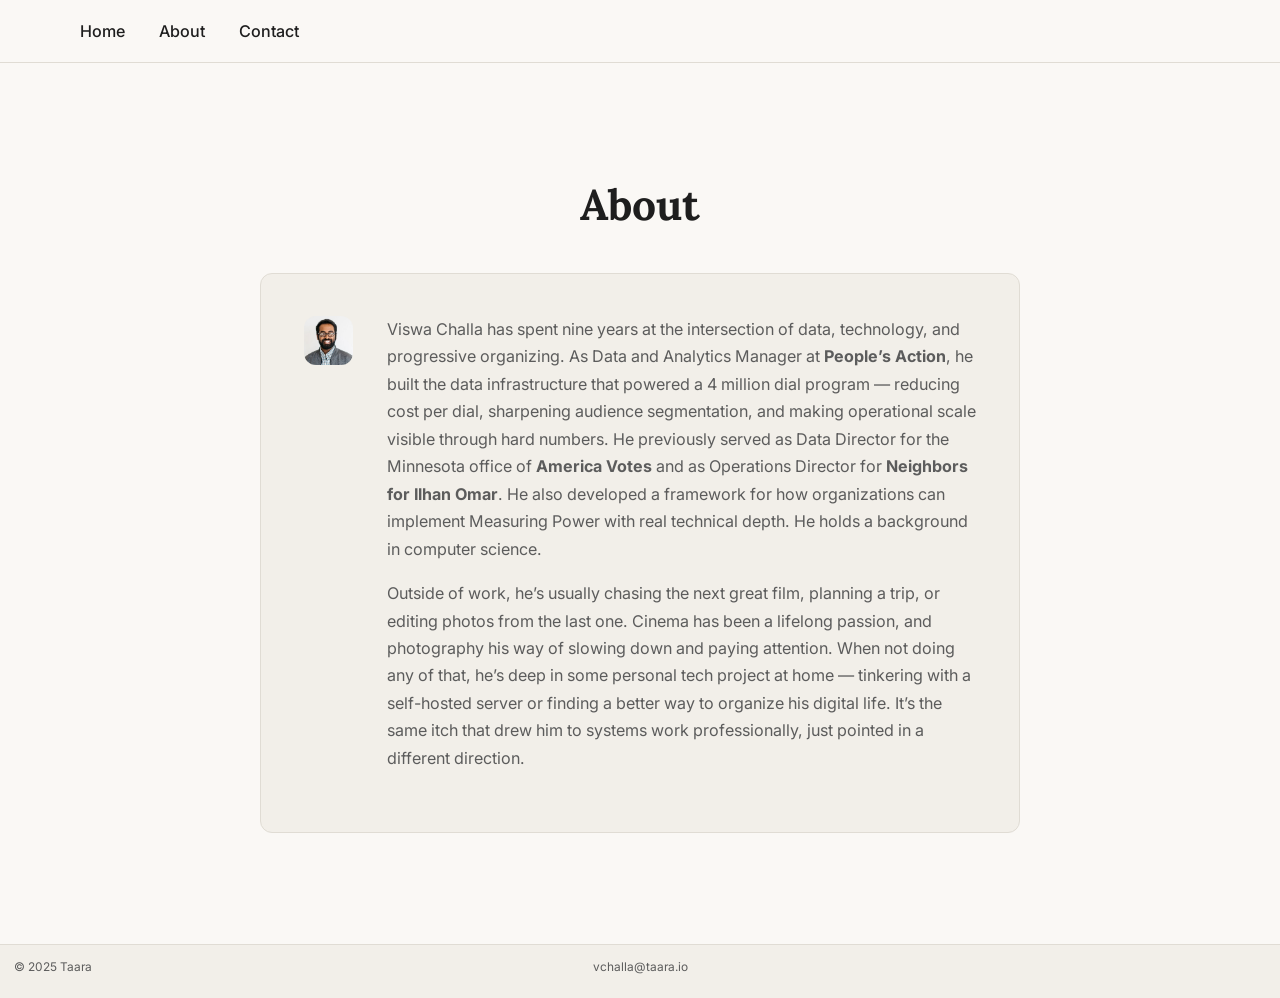
<file: docs/ourteam.html>
<!DOCTYPE html>
<html xmlns="http://www.w3.org/1999/xhtml" lang="en" xml:lang="en"><head>

<meta charset="utf-8">
<meta name="generator" content="quarto-1.8.26">

<meta name="viewport" content="width=device-width, initial-scale=1.0, user-scalable=yes">


<title>About – Taara</title>
<style>
code{white-space: pre-wrap;}
span.smallcaps{font-variant: small-caps;}
div.columns{display: flex; gap: min(4vw, 1.5em);}
div.column{flex: auto; overflow-x: auto;}
div.hanging-indent{margin-left: 1.5em; text-indent: -1.5em;}
ul.task-list{list-style: none;}
ul.task-list li input[type="checkbox"] {
  width: 0.8em;
  margin: 0 0.8em 0.2em -1em; /* quarto-specific, see https://github.com/quarto-dev/quarto-cli/issues/4556 */ 
  vertical-align: middle;
}
</style>


<script src="site_libs/quarto-nav/quarto-nav.js"></script>
<script src="site_libs/quarto-nav/headroom.min.js"></script>
<link href="./resources/site_logos/1x/Asset 2-8.png" rel="icon" type="image/png">
<script src="site_libs/clipboard/clipboard.min.js"></script>
<script src="site_libs/quarto-html/quarto.js" type="module"></script>
<script src="site_libs/quarto-html/tabsets/tabsets.js" type="module"></script>
<script src="site_libs/quarto-html/axe/axe-check.js" type="module"></script>
<script src="site_libs/quarto-html/popper.min.js"></script>
<script src="site_libs/quarto-html/tippy.umd.min.js"></script>
<script src="site_libs/quarto-html/anchor.min.js"></script>
<link href="site_libs/quarto-html/tippy.css" rel="stylesheet">
<link href="site_libs/quarto-html/quarto-syntax-highlighting-587c61ba64f3a5504c4d52d930310e48.css" rel="stylesheet" id="quarto-text-highlighting-styles">
<script src="site_libs/bootstrap/bootstrap.min.js"></script>
<link href="site_libs/bootstrap/bootstrap-icons.css" rel="stylesheet">
<link href="site_libs/bootstrap/bootstrap-5b4ad623e5705c0698d39aec6f10cf02.min.css" rel="stylesheet" append-hash="true" id="quarto-bootstrap" data-mode="light">
<script id="quarto-search-options" type="application/json">{
  "language": {
    "search-no-results-text": "No results",
    "search-matching-documents-text": "matching documents",
    "search-copy-link-title": "Copy link to search",
    "search-hide-matches-text": "Hide additional matches",
    "search-more-match-text": "more match in this document",
    "search-more-matches-text": "more matches in this document",
    "search-clear-button-title": "Clear",
    "search-text-placeholder": "",
    "search-detached-cancel-button-title": "Cancel",
    "search-submit-button-title": "Submit",
    "search-label": "Search"
  }
}</script>


<link rel="stylesheet" href="styles.css">
</head>

<body class="nav-fixed fullcontent quarto-light">

<div id="quarto-search-results"></div>
  <header id="quarto-header" class="headroom fixed-top">
    <nav class="navbar navbar-expand-lg " data-bs-theme="dark">
      <div class="navbar-container container-fluid">
      <div class="navbar-brand-container mx-auto">
    <a href="./index.html" class="navbar-brand navbar-brand-logo">
    <img src="./resources/site_logos/SVG/Asset 2.svg" alt="Taara" class="navbar-logo light-content">
    <img src="./resources/site_logos/SVG/Asset 2.svg" alt="Taara" class="navbar-logo dark-content">
    </a>
    <a class="navbar-brand" href="./index.html">
    <span class="navbar-title">Taara</span>
    </a>
  </div>
          <button class="navbar-toggler" type="button" data-bs-toggle="collapse" data-bs-target="#navbarCollapse" aria-controls="navbarCollapse" role="menu" aria-expanded="false" aria-label="Toggle navigation" onclick="if (window.quartoToggleHeadroom) { window.quartoToggleHeadroom(); }">
  <span class="navbar-toggler-icon"></span>
</button>
          <div class="collapse navbar-collapse" id="navbarCollapse">
            <ul class="navbar-nav navbar-nav-scroll me-auto">
  <li class="nav-item">
    <a class="nav-link" href="./index.html"> 
<span class="menu-text">Home</span></a>
  </li>  
  <li class="nav-item">
    <a class="nav-link active" href="./ourteam.html" aria-current="page"> 
<span class="menu-text">About</span></a>
  </li>  
  <li class="nav-item">
    <a class="nav-link" href="./contactus.html"> 
<span class="menu-text">Contact</span></a>
  </li>  
</ul>
          </div> <!-- /navcollapse -->
            <div class="quarto-navbar-tools">
</div>
      </div> <!-- /container-fluid -->
    </nav>
</header>
<!-- content -->
<div id="quarto-content" class="quarto-container page-columns page-rows-contents page-layout-article page-navbar">
<!-- sidebar -->
<!-- margin-sidebar -->
    
<!-- main -->
<main class="content" id="quarto-document-content">

<header id="title-block-header" class="quarto-title-block default">
<div class="quarto-title">
<h1 class="title">About</h1>
</div>



<div class="quarto-title-meta">

    
  
    
  </div>
  


</header>


<div class="profile-card">
<p><img src="./resources/viswa_profile.jpeg" class="img-fluid" width="400"></p>
<div class="bio">
<p>Viswa Challa has spent nine years at the intersection of data, technology, and progressive organizing. As Data and Analytics Manager at <strong>People’s Action</strong>, he built the data infrastructure that powered a 4 million dial program — reducing cost per dial, sharpening audience segmentation, and making operational scale visible through hard numbers. He previously served as Data Director for the Minnesota office of <strong>America Votes</strong> and as Operations Director for <strong>Neighbors for Ilhan Omar</strong>. He also developed a framework for how organizations can implement Measuring Power with real technical depth. He holds a background in computer science.</p>
<p>Outside of work, he’s usually chasing the next great film, planning a trip, or editing photos from the last one. Cinema has been a lifelong passion, and photography his way of slowing down and paying attention. When not doing any of that, he’s deep in some personal tech project at home — tinkering with a self-hosted server or finding a better way to organize his digital life. It’s the same itch that drew him to systems work professionally, just pointed in a different direction.</p>
</div>
</div>



</main> <!-- /main -->
<script id="quarto-html-after-body" type="application/javascript">
  window.document.addEventListener("DOMContentLoaded", function (event) {
    const icon = "";
    const anchorJS = new window.AnchorJS();
    anchorJS.options = {
      placement: 'right',
      icon: icon
    };
    anchorJS.add('.anchored');
    const isCodeAnnotation = (el) => {
      for (const clz of el.classList) {
        if (clz.startsWith('code-annotation-')) {                     
          return true;
        }
      }
      return false;
    }
    const onCopySuccess = function(e) {
      // button target
      const button = e.trigger;
      // don't keep focus
      button.blur();
      // flash "checked"
      button.classList.add('code-copy-button-checked');
      var currentTitle = button.getAttribute("title");
      button.setAttribute("title", "Copied!");
      let tooltip;
      if (window.bootstrap) {
        button.setAttribute("data-bs-toggle", "tooltip");
        button.setAttribute("data-bs-placement", "left");
        button.setAttribute("data-bs-title", "Copied!");
        tooltip = new bootstrap.Tooltip(button, 
          { trigger: "manual", 
            customClass: "code-copy-button-tooltip",
            offset: [0, -8]});
        tooltip.show();    
      }
      setTimeout(function() {
        if (tooltip) {
          tooltip.hide();
          button.removeAttribute("data-bs-title");
          button.removeAttribute("data-bs-toggle");
          button.removeAttribute("data-bs-placement");
        }
        button.setAttribute("title", currentTitle);
        button.classList.remove('code-copy-button-checked');
      }, 1000);
      // clear code selection
      e.clearSelection();
    }
    const getTextToCopy = function(trigger) {
      const outerScaffold = trigger.parentElement.cloneNode(true);
      const codeEl = outerScaffold.querySelector('code');
      for (const childEl of codeEl.children) {
        if (isCodeAnnotation(childEl)) {
          childEl.remove();
        }
      }
      return codeEl.innerText;
    }
    const clipboard = new window.ClipboardJS('.code-copy-button:not([data-in-quarto-modal])', {
      text: getTextToCopy
    });
    clipboard.on('success', onCopySuccess);
    if (window.document.getElementById('quarto-embedded-source-code-modal')) {
      const clipboardModal = new window.ClipboardJS('.code-copy-button[data-in-quarto-modal]', {
        text: getTextToCopy,
        container: window.document.getElementById('quarto-embedded-source-code-modal')
      });
      clipboardModal.on('success', onCopySuccess);
    }
      var localhostRegex = new RegExp(/^(?:http|https):\/\/localhost\:?[0-9]*\//);
      var mailtoRegex = new RegExp(/^mailto:/);
        var filterRegex = new RegExp('/' + window.location.host + '/');
      var isInternal = (href) => {
          return filterRegex.test(href) || localhostRegex.test(href) || mailtoRegex.test(href);
      }
      // Inspect non-navigation links and adorn them if external
     var links = window.document.querySelectorAll('a[href]:not(.nav-link):not(.navbar-brand):not(.toc-action):not(.sidebar-link):not(.sidebar-item-toggle):not(.pagination-link):not(.no-external):not([aria-hidden]):not(.dropdown-item):not(.quarto-navigation-tool):not(.about-link)');
      for (var i=0; i<links.length; i++) {
        const link = links[i];
        if (!isInternal(link.href)) {
          // undo the damage that might have been done by quarto-nav.js in the case of
          // links that we want to consider external
          if (link.dataset.originalHref !== undefined) {
            link.href = link.dataset.originalHref;
          }
        }
      }
    function tippyHover(el, contentFn, onTriggerFn, onUntriggerFn) {
      const config = {
        allowHTML: true,
        maxWidth: 500,
        delay: 100,
        arrow: false,
        appendTo: function(el) {
            return el.parentElement;
        },
        interactive: true,
        interactiveBorder: 10,
        theme: 'quarto',
        placement: 'bottom-start',
      };
      if (contentFn) {
        config.content = contentFn;
      }
      if (onTriggerFn) {
        config.onTrigger = onTriggerFn;
      }
      if (onUntriggerFn) {
        config.onUntrigger = onUntriggerFn;
      }
      window.tippy(el, config); 
    }
    const noterefs = window.document.querySelectorAll('a[role="doc-noteref"]');
    for (var i=0; i<noterefs.length; i++) {
      const ref = noterefs[i];
      tippyHover(ref, function() {
        // use id or data attribute instead here
        let href = ref.getAttribute('data-footnote-href') || ref.getAttribute('href');
        try { href = new URL(href).hash; } catch {}
        const id = href.replace(/^#\/?/, "");
        const note = window.document.getElementById(id);
        if (note) {
          return note.innerHTML;
        } else {
          return "";
        }
      });
    }
    const xrefs = window.document.querySelectorAll('a.quarto-xref');
    const processXRef = (id, note) => {
      // Strip column container classes
      const stripColumnClz = (el) => {
        el.classList.remove("page-full", "page-columns");
        if (el.children) {
          for (const child of el.children) {
            stripColumnClz(child);
          }
        }
      }
      stripColumnClz(note)
      if (id === null || id.startsWith('sec-')) {
        // Special case sections, only their first couple elements
        const container = document.createElement("div");
        if (note.children && note.children.length > 2) {
          container.appendChild(note.children[0].cloneNode(true));
          for (let i = 1; i < note.children.length; i++) {
            const child = note.children[i];
            if (child.tagName === "P" && child.innerText === "") {
              continue;
            } else {
              container.appendChild(child.cloneNode(true));
              break;
            }
          }
          if (window.Quarto?.typesetMath) {
            window.Quarto.typesetMath(container);
          }
          return container.innerHTML
        } else {
          if (window.Quarto?.typesetMath) {
            window.Quarto.typesetMath(note);
          }
          return note.innerHTML;
        }
      } else {
        // Remove any anchor links if they are present
        const anchorLink = note.querySelector('a.anchorjs-link');
        if (anchorLink) {
          anchorLink.remove();
        }
        if (window.Quarto?.typesetMath) {
          window.Quarto.typesetMath(note);
        }
        if (note.classList.contains("callout")) {
          return note.outerHTML;
        } else {
          return note.innerHTML;
        }
      }
    }
    for (var i=0; i<xrefs.length; i++) {
      const xref = xrefs[i];
      tippyHover(xref, undefined, function(instance) {
        instance.disable();
        let url = xref.getAttribute('href');
        let hash = undefined; 
        if (url.startsWith('#')) {
          hash = url;
        } else {
          try { hash = new URL(url).hash; } catch {}
        }
        if (hash) {
          const id = hash.replace(/^#\/?/, "");
          const note = window.document.getElementById(id);
          if (note !== null) {
            try {
              const html = processXRef(id, note.cloneNode(true));
              instance.setContent(html);
            } finally {
              instance.enable();
              instance.show();
            }
          } else {
            // See if we can fetch this
            fetch(url.split('#')[0])
            .then(res => res.text())
            .then(html => {
              const parser = new DOMParser();
              const htmlDoc = parser.parseFromString(html, "text/html");
              const note = htmlDoc.getElementById(id);
              if (note !== null) {
                const html = processXRef(id, note);
                instance.setContent(html);
              } 
            }).finally(() => {
              instance.enable();
              instance.show();
            });
          }
        } else {
          // See if we can fetch a full url (with no hash to target)
          // This is a special case and we should probably do some content thinning / targeting
          fetch(url)
          .then(res => res.text())
          .then(html => {
            const parser = new DOMParser();
            const htmlDoc = parser.parseFromString(html, "text/html");
            const note = htmlDoc.querySelector('main.content');
            if (note !== null) {
              // This should only happen for chapter cross references
              // (since there is no id in the URL)
              // remove the first header
              if (note.children.length > 0 && note.children[0].tagName === "HEADER") {
                note.children[0].remove();
              }
              const html = processXRef(null, note);
              instance.setContent(html);
            } 
          }).finally(() => {
            instance.enable();
            instance.show();
          });
        }
      }, function(instance) {
      });
    }
        let selectedAnnoteEl;
        const selectorForAnnotation = ( cell, annotation) => {
          let cellAttr = 'data-code-cell="' + cell + '"';
          let lineAttr = 'data-code-annotation="' +  annotation + '"';
          const selector = 'span[' + cellAttr + '][' + lineAttr + ']';
          return selector;
        }
        const selectCodeLines = (annoteEl) => {
          const doc = window.document;
          const targetCell = annoteEl.getAttribute("data-target-cell");
          const targetAnnotation = annoteEl.getAttribute("data-target-annotation");
          const annoteSpan = window.document.querySelector(selectorForAnnotation(targetCell, targetAnnotation));
          const lines = annoteSpan.getAttribute("data-code-lines").split(",");
          const lineIds = lines.map((line) => {
            return targetCell + "-" + line;
          })
          let top = null;
          let height = null;
          let parent = null;
          if (lineIds.length > 0) {
              //compute the position of the single el (top and bottom and make a div)
              const el = window.document.getElementById(lineIds[0]);
              top = el.offsetTop;
              height = el.offsetHeight;
              parent = el.parentElement.parentElement;
            if (lineIds.length > 1) {
              const lastEl = window.document.getElementById(lineIds[lineIds.length - 1]);
              const bottom = lastEl.offsetTop + lastEl.offsetHeight;
              height = bottom - top;
            }
            if (top !== null && height !== null && parent !== null) {
              // cook up a div (if necessary) and position it 
              let div = window.document.getElementById("code-annotation-line-highlight");
              if (div === null) {
                div = window.document.createElement("div");
                div.setAttribute("id", "code-annotation-line-highlight");
                div.style.position = 'absolute';
                parent.appendChild(div);
              }
              div.style.top = top - 2 + "px";
              div.style.height = height + 4 + "px";
              div.style.left = 0;
              let gutterDiv = window.document.getElementById("code-annotation-line-highlight-gutter");
              if (gutterDiv === null) {
                gutterDiv = window.document.createElement("div");
                gutterDiv.setAttribute("id", "code-annotation-line-highlight-gutter");
                gutterDiv.style.position = 'absolute';
                const codeCell = window.document.getElementById(targetCell);
                const gutter = codeCell.querySelector('.code-annotation-gutter');
                gutter.appendChild(gutterDiv);
              }
              gutterDiv.style.top = top - 2 + "px";
              gutterDiv.style.height = height + 4 + "px";
            }
            selectedAnnoteEl = annoteEl;
          }
        };
        const unselectCodeLines = () => {
          const elementsIds = ["code-annotation-line-highlight", "code-annotation-line-highlight-gutter"];
          elementsIds.forEach((elId) => {
            const div = window.document.getElementById(elId);
            if (div) {
              div.remove();
            }
          });
          selectedAnnoteEl = undefined;
        };
          // Handle positioning of the toggle
      window.addEventListener(
        "resize",
        throttle(() => {
          elRect = undefined;
          if (selectedAnnoteEl) {
            selectCodeLines(selectedAnnoteEl);
          }
        }, 10)
      );
      function throttle(fn, ms) {
      let throttle = false;
      let timer;
        return (...args) => {
          if(!throttle) { // first call gets through
              fn.apply(this, args);
              throttle = true;
          } else { // all the others get throttled
              if(timer) clearTimeout(timer); // cancel #2
              timer = setTimeout(() => {
                fn.apply(this, args);
                timer = throttle = false;
              }, ms);
          }
        };
      }
        // Attach click handler to the DT
        const annoteDls = window.document.querySelectorAll('dt[data-target-cell]');
        for (const annoteDlNode of annoteDls) {
          annoteDlNode.addEventListener('click', (event) => {
            const clickedEl = event.target;
            if (clickedEl !== selectedAnnoteEl) {
              unselectCodeLines();
              const activeEl = window.document.querySelector('dt[data-target-cell].code-annotation-active');
              if (activeEl) {
                activeEl.classList.remove('code-annotation-active');
              }
              selectCodeLines(clickedEl);
              clickedEl.classList.add('code-annotation-active');
            } else {
              // Unselect the line
              unselectCodeLines();
              clickedEl.classList.remove('code-annotation-active');
            }
          });
        }
    const findCites = (el) => {
      const parentEl = el.parentElement;
      if (parentEl) {
        const cites = parentEl.dataset.cites;
        if (cites) {
          return {
            el,
            cites: cites.split(' ')
          };
        } else {
          return findCites(el.parentElement)
        }
      } else {
        return undefined;
      }
    };
    var bibliorefs = window.document.querySelectorAll('a[role="doc-biblioref"]');
    for (var i=0; i<bibliorefs.length; i++) {
      const ref = bibliorefs[i];
      const citeInfo = findCites(ref);
      if (citeInfo) {
        tippyHover(citeInfo.el, function() {
          var popup = window.document.createElement('div');
          citeInfo.cites.forEach(function(cite) {
            var citeDiv = window.document.createElement('div');
            citeDiv.classList.add('hanging-indent');
            citeDiv.classList.add('csl-entry');
            var biblioDiv = window.document.getElementById('ref-' + cite);
            if (biblioDiv) {
              citeDiv.innerHTML = biblioDiv.innerHTML;
            }
            popup.appendChild(citeDiv);
          });
          return popup.innerHTML;
        });
      }
    }
  });
  </script>
</div> <!-- /content -->
<footer class="footer">
  <div class="nav-footer">
    <div class="nav-footer-left">
<p>© 2025 Taara</p>
</div>   
    <div class="nav-footer-center">
      <ul class="footer-items list-unstyled">
    <li class="nav-item">
    <a class="nav-link" href="mailto:vchalla@taara.io">
<p>vchalla@taara.io</p>
</a>
  </li>  
</ul>
    </div>
    <div class="nav-footer-right">
      &nbsp;
    </div>
  </div>
</footer>




</body></html>
</file>
<file: docs/site_libs/quarto-html/tippy.css>
.tippy-box[data-animation=fade][data-state=hidden]{opacity:0}[data-tippy-root]{max-width:calc(100vw - 10px)}.tippy-box{position:relative;background-color:#333;color:#fff;border-radius:4px;font-size:14px;line-height:1.4;white-space:normal;outline:0;transition-property:transform,visibility,opacity}.tippy-box[data-placement^=top]>.tippy-arrow{bottom:0}.tippy-box[data-placement^=top]>.tippy-arrow:before{bottom:-7px;left:0;border-width:8px 8px 0;border-top-color:initial;transform-origin:center top}.tippy-box[data-placement^=bottom]>.tippy-arrow{top:0}.tippy-box[data-placement^=bottom]>.tippy-arrow:before{top:-7px;left:0;border-width:0 8px 8px;border-bottom-color:initial;transform-origin:center bottom}.tippy-box[data-placement^=left]>.tippy-arrow{right:0}.tippy-box[data-placement^=left]>.tippy-arrow:before{border-width:8px 0 8px 8px;border-left-color:initial;right:-7px;transform-origin:center left}.tippy-box[data-placement^=right]>.tippy-arrow{left:0}.tippy-box[data-placement^=right]>.tippy-arrow:before{left:-7px;border-width:8px 8px 8px 0;border-right-color:initial;transform-origin:center right}.tippy-box[data-inertia][data-state=visible]{transition-timing-function:cubic-bezier(.54,1.5,.38,1.11)}.tippy-arrow{width:16px;height:16px;color:#333}.tippy-arrow:before{content:"";position:absolute;border-color:transparent;border-style:solid}.tippy-content{position:relative;padding:5px 9px;z-index:1}
</file>
<file: docs/site_libs/quarto-html/quarto-syntax-highlighting-587c61ba64f3a5504c4d52d930310e48.css>
/* quarto syntax highlight colors */
:root {
  --quarto-hl-ot-color: #003B4F;
  --quarto-hl-at-color: #657422;
  --quarto-hl-ss-color: #20794D;
  --quarto-hl-an-color: #5E5E5E;
  --quarto-hl-fu-color: #4758AB;
  --quarto-hl-st-color: #20794D;
  --quarto-hl-cf-color: #003B4F;
  --quarto-hl-op-color: #5E5E5E;
  --quarto-hl-er-color: #AD0000;
  --quarto-hl-bn-color: #AD0000;
  --quarto-hl-al-color: #AD0000;
  --quarto-hl-va-color: #111111;
  --quarto-hl-bu-color: inherit;
  --quarto-hl-ex-color: inherit;
  --quarto-hl-pp-color: #AD0000;
  --quarto-hl-in-color: #5E5E5E;
  --quarto-hl-vs-color: #20794D;
  --quarto-hl-wa-color: #5E5E5E;
  --quarto-hl-do-color: #5E5E5E;
  --quarto-hl-im-color: #00769E;
  --quarto-hl-ch-color: #20794D;
  --quarto-hl-dt-color: #AD0000;
  --quarto-hl-fl-color: #AD0000;
  --quarto-hl-co-color: #5E5E5E;
  --quarto-hl-cv-color: #5E5E5E;
  --quarto-hl-cn-color: #8f5902;
  --quarto-hl-sc-color: #5E5E5E;
  --quarto-hl-dv-color: #AD0000;
  --quarto-hl-kw-color: #003B4F;
}

/* other quarto variables */
:root {
  --quarto-font-monospace: SFMono-Regular, Menlo, Monaco, Consolas, "Liberation Mono", "Courier New", monospace;
}

/* syntax highlight based on Pandoc's rules */
pre > code.sourceCode > span {
  color: #003B4F;
}

code.sourceCode > span {
  color: #003B4F;
}

div.sourceCode,
div.sourceCode pre.sourceCode {
  color: #003B4F;
}

/* Normal */
code span {
  color: #003B4F;
}

/* Alert */
code span.al {
  color: #AD0000;
  font-style: inherit;
}

/* Annotation */
code span.an {
  color: #5E5E5E;
  font-style: inherit;
}

/* Attribute */
code span.at {
  color: #657422;
  font-style: inherit;
}

/* BaseN */
code span.bn {
  color: #AD0000;
  font-style: inherit;
}

/* BuiltIn */
code span.bu {
  font-style: inherit;
}

/* ControlFlow */
code span.cf {
  color: #003B4F;
  font-weight: bold;
  font-style: inherit;
}

/* Char */
code span.ch {
  color: #20794D;
  font-style: inherit;
}

/* Constant */
code span.cn {
  color: #8f5902;
  font-style: inherit;
}

/* Comment */
code span.co {
  color: #5E5E5E;
  font-style: inherit;
}

/* CommentVar */
code span.cv {
  color: #5E5E5E;
  font-style: italic;
}

/* Documentation */
code span.do {
  color: #5E5E5E;
  font-style: italic;
}

/* DataType */
code span.dt {
  color: #AD0000;
  font-style: inherit;
}

/* DecVal */
code span.dv {
  color: #AD0000;
  font-style: inherit;
}

/* Error */
code span.er {
  color: #AD0000;
  font-style: inherit;
}

/* Extension */
code span.ex {
  font-style: inherit;
}

/* Float */
code span.fl {
  color: #AD0000;
  font-style: inherit;
}

/* Function */
code span.fu {
  color: #4758AB;
  font-style: inherit;
}

/* Import */
code span.im {
  color: #00769E;
  font-style: inherit;
}

/* Information */
code span.in {
  color: #5E5E5E;
  font-style: inherit;
}

/* Keyword */
code span.kw {
  color: #003B4F;
  font-weight: bold;
  font-style: inherit;
}

/* Operator */
code span.op {
  color: #5E5E5E;
  font-style: inherit;
}

/* Other */
code span.ot {
  color: #003B4F;
  font-style: inherit;
}

/* Preprocessor */
code span.pp {
  color: #AD0000;
  font-style: inherit;
}

/* SpecialChar */
code span.sc {
  color: #5E5E5E;
  font-style: inherit;
}

/* SpecialString */
code span.ss {
  color: #20794D;
  font-style: inherit;
}

/* String */
code span.st {
  color: #20794D;
  font-style: inherit;
}

/* Variable */
code span.va {
  color: #111111;
  font-style: inherit;
}

/* VerbatimString */
code span.vs {
  color: #20794D;
  font-style: inherit;
}

/* Warning */
code span.wa {
  color: #5E5E5E;
  font-style: italic;
}

.prevent-inlining {
  content: "</";
}

/*# sourceMappingURL=2dce1cc6c82594539e1579de68416b47.css.map */
</file>
<file: docs/styles.css>
/* ===== Fonts ===== */
@import url('https://fonts.googleapis.com/css2?family=Inter:wght@400;500;600&family=Lora:wght@500;600;700&display=swap');

/* ===== Variables ===== */
:root {
  --bg: #FAF8F5;
  --bg-card: #F2EFE9;
  --text: #1E1E1E;
  --text-muted: #5C5C5C;
  --accent: #2D6A4F;
  --accent-hover: #1F4D38;
  --gold: #E6A817;
  --gold-light: #F5E6B8;
  --border: #E0DCD4;
  --radius: 12px;
}

/* ===== Base ===== */
body {
  font-family: 'Inter', -apple-system, BlinkMacSystemFont, sans-serif;
  background-color: var(--bg);
  color: var(--text);
  line-height: 1.7;
}

h1, h2, h3, h4 {
  font-family: 'Lora', Georgia, serif;
  font-weight: 600;
  color: var(--text);
}

a {
  color: var(--accent);
  text-decoration: none;
}
a:hover {
  color: var(--accent-hover);
  text-decoration: underline;
}

/* ===== Navbar ===== */
/* Override Bootstrap dark navbar from Cosmo theme */
.navbar {
  background-color: var(--bg) !important;
  border-bottom: 1px solid var(--border);
  padding: 0.5rem 0;
  --bs-navbar-color: var(--text);
  --bs-navbar-hover-color: var(--accent);
  --bs-navbar-active-color: var(--accent);
  --bs-navbar-brand-color: var(--text);
  --bs-navbar-brand-hover-color: var(--accent);
}
.navbar .navbar-brand-container {
  display: flex;
  align-items: center;
  gap: 0.5rem;
}
.navbar .navbar-title {
  display: none;
}
.navbar-logo {
  max-height: 36px;
  filter: none !important;
}
/* Hide the light-content logo (white), show dark-content (black) */
img.navbar-logo.light-content {
  display: none !important;
}
img.navbar-logo.dark-content {
  display: block !important;
}
.navbar .nav-link {
  color: var(--text) !important;
  font-weight: 500;
  font-size: 0.95rem;
  padding: 0.5rem 1rem !important;
}
.navbar .nav-link:hover {
  color: var(--accent) !important;
}

/* ===== Hero ===== */
#title-block-header {
  text-align: center;
  padding: 5rem 1rem 0.5rem;
  max-width: 720px;
  margin: 0 auto;
  border-bottom: none !important;
  position: relative;
  z-index: 1;
}
#title-block-header .title {
  font-size: 2.5rem;
  font-weight: 700;
  line-height: 1.2;
  margin-bottom: 0;
}
.hero {
  position: relative;
  overflow: hidden;
  text-align: center;
  padding: 0.5rem 1rem 4rem;
  max-width: 720px;
  margin: 0 auto;
}
.hero-illustration {
  position: absolute;
  top: -180px;
  left: 50%;
  transform: translateX(-50%);
  width: 900px;
  max-width: 100vw;
  height: auto;
  z-index: 0;
  opacity: 0.14;
  pointer-events: none;
}
/* Collapse the paragraph wrapper Quarto adds around the illustration */
.hero p:has(.hero-illustration) {
  margin: 0;
  line-height: 0;
}
.hero-illustration.slow-pulse {
  animation: heroPulse 8s ease-in-out infinite;
}
@keyframes heroPulse {
  0%, 100% { opacity: 0.12; }
  50% { opacity: 0.18; }
}
.hero .brand-tag,
.hero .subtitle,
.hero .cta-group {
  position: relative;
  z-index: 1;
}
.hero .brand-tag {
  font-family: 'Lora', Georgia, serif;
  font-size: 1.1rem;
  font-weight: 600;
  color: var(--gold);
  letter-spacing: 0.15em;
  text-transform: uppercase;
  margin-bottom: 0.25rem;
}
.hero .subtitle {
  font-size: 1.2rem;
  color: var(--text-muted);
  margin-bottom: 2rem;
  line-height: 1.6;
}
.hero .cta-group {
  display: flex;
  gap: 1rem;
  justify-content: center;
  flex-wrap: wrap;
}
.btn-primary-hero {
  background-color: var(--accent);
  color: #fff;
  border: none;
  padding: 0.75rem 1.75rem;
  border-radius: 8px;
  font-weight: 600;
  font-size: 1rem;
  text-decoration: none;
  transition: background 0.2s;
}
.btn-primary-hero:hover {
  background-color: var(--accent-hover);
  color: #fff;
  text-decoration: none;
}
.btn-outline-hero {
  background: transparent;
  color: var(--accent);
  border: 2px solid var(--accent);
  padding: 0.75rem 1.75rem;
  border-radius: 8px;
  font-weight: 600;
  font-size: 1rem;
  text-decoration: none;
  transition: all 0.2s;
}
.btn-outline-hero:hover {
  background-color: var(--accent);
  color: #fff;
  text-decoration: none;
}

/* ===== Page title override ===== */
/* Hide default quarto title if we use custom hero */
.title.custom-hidden {
  display: none;
}

/* ===== Services ===== */
#our-services {
  padding: 3rem 1rem 4rem;
}
#our-services h2,
.services-section h2 {
  text-align: center;
  font-size: 2rem;
  margin-bottom: 2.5rem;
}
.services-grid {
  display: grid;
  grid-template-columns: 1fr 1fr;
  gap: 1.5rem;
  max-width: 960px;
  margin: 0 auto;
}
.service-card {
  background: var(--bg-card);
  border: 1px solid var(--border);
  border-radius: var(--radius);
  padding: 2rem;
  transition: transform 0.2s, box-shadow 0.2s;
}
.service-card:hover {
  transform: translateY(-2px);
  box-shadow: 0 6px 24px rgba(0,0,0,0.06);
}
.service-card .icon {
  font-size: 2rem;
  margin-bottom: 0.75rem;
}
.service-card h3 {
  font-size: 1.25rem;
  margin-bottom: 0.5rem;
}
.service-card p {
  color: var(--text-muted);
  font-size: 0.95rem;
  margin-bottom: 0.75rem;
  line-height: 1.5;
}
.service-card ul {
  padding-left: 1.2rem;
  margin: 0;
  font-size: 0.9rem;
  color: var(--text-muted);
}
.service-card ul li {
  margin-bottom: 0.25rem;
}

/* ===== Partners carousel ===== */
#our-partners {
  padding: 4rem 1rem;
}
#our-partners h2,
.partners-section h2 {
  text-align: center;
  font-size: 1.5rem;
  color: var(--text-muted);
  margin-bottom: 2rem;
  font-weight: 500;
}
.partners-carousel {
  overflow: hidden;
  max-width: 100%;
  position: relative;
}
.partners-carousel::before,
.partners-carousel::after {
  content: '';
  position: absolute;
  top: 0;
  bottom: 0;
  width: 80px;
  z-index: 1;
  pointer-events: none;
}
.partners-carousel::before {
  left: 0;
  background: linear-gradient(to right, var(--bg), transparent);
}
.partners-carousel::after {
  right: 0;
  background: linear-gradient(to left, var(--bg), transparent);
}
.partners-track {
  display: flex;
  align-items: center;
  gap: 3rem;
  animation: scroll 40s linear infinite;
  width: max-content;
}
.partners-track img {
  height: 48px;
  width: auto;
  max-width: 140px;
  object-fit: contain;
  filter: grayscale(100%);
  opacity: 0.6;
  transition: filter 0.3s, opacity 0.3s;
}
.partners-track img:hover {
  filter: grayscale(0%);
  opacity: 1;
}
@keyframes scroll {
  0% { transform: translateX(0); }
  100% { transform: translateX(-50%); }
}

/* ===== CTA section ===== */
.cta-section {
  text-align: center;
  padding: 4rem 1rem 5rem;
  max-width: 600px;
  margin: 0 auto;
}
.cta-section h2 {
  font-size: 2rem;
  margin-bottom: 1rem;
}
.cta-section p {
  color: var(--text-muted);
  font-size: 1.1rem;
  margin-bottom: 2rem;
}

/* ===== About page ===== */
.profile-card {
  max-width: 760px;
  margin: 2rem auto;
  background: var(--bg-card);
  border: 1px solid var(--border);
  border-radius: var(--radius);
  padding: 2.5rem;
  display: flex;
  gap: 2rem;
  align-items: flex-start;
}
.profile-card img {
  width: 400px;
  height: auto;
  border-radius: var(--radius);
  flex-shrink: 0;
}
.profile-card .bio {
  color: var(--text-muted);
  font-size: 0.95rem;
  line-height: 1.7;
}
.profile-card .bio p {
  margin-bottom: 1rem;
}

/* Work examples */
.work-examples {
  max-width: 760px;
  margin: 3rem auto;
}
.work-examples h2 {
  text-align: center;
  font-size: 1.8rem;
  margin-bottom: 2rem;
}
.outcome-list {
  display: flex;
  flex-direction: column;
  gap: 1.5rem;
}
.outcome-item {
  background: var(--bg-card);
  border: 1px solid var(--border);
  border-radius: var(--radius);
  padding: 1.5rem 2rem;
}
.outcome-item strong {
  color: var(--accent);
}
.outcome-item p {
  color: var(--text-muted);
  font-size: 0.95rem;
  margin: 0;
  line-height: 1.6;
}

/* Tech expertise */
.tech-expertise {
  max-width: 760px;
  margin: 3rem auto;
}
.tech-expertise h2 {
  text-align: center;
  font-size: 1.8rem;
  margin-bottom: 2rem;
}
.tech-grid {
  display: grid;
  grid-template-columns: 1fr 1fr 1fr;
  gap: 1.5rem;
}
.tech-group {
  background: var(--bg-card);
  border: 1px solid var(--border);
  border-radius: var(--radius);
  padding: 1.5rem;
  text-align: center;
}
.tech-group h3 {
  font-size: 1rem;
  color: var(--accent);
  margin-bottom: 0.75rem;
  font-family: 'Inter', sans-serif;
  font-weight: 600;
  text-transform: uppercase;
  letter-spacing: 0.05em;
}
.tech-group p {
  font-size: 0.9rem;
  color: var(--text-muted);
  margin: 0;
  line-height: 1.6;
}

/* Collaborators */

/* ===== Contact page ===== */
.contact-hero {
  text-align: center;
  padding: 4rem 1rem;
  max-width: 500px;
  margin: 0 auto;
}
.contact-hero h1 {
  font-size: 2.5rem;
  margin-bottom: 1rem;
}
.contact-hero p {
  color: var(--text-muted);
  font-size: 1.1rem;
  margin-bottom: 2rem;
  line-height: 1.7;
}
.contact-links {
  display: flex;
  gap: 1.5rem;
  justify-content: center;
  flex-wrap: wrap;
}

/* ===== Footer ===== */
.nav-footer {
  background-color: var(--bg-card) !important;
  border-top: 1px solid var(--border);
  font-size: 0.85rem;
  color: var(--text-muted);
}
.nav-footer a {
  color: var(--text-muted);
}
.nav-footer a:hover {
  color: var(--accent);
}

/* ===== Responsive ===== */
@media (max-width: 768px) {
  .hero h1 {
    font-size: 2rem;
  }
  .hero .subtitle {
    font-size: 1rem;
  }
  .services-grid {
    grid-template-columns: 1fr;
  }
  .profile-card {
    flex-direction: column;
    align-items: center;
    text-align: center;
  }
  .profile-card img {
    width: 200px;
  }
  .tech-grid {
    grid-template-columns: 1fr;
  }
  .collab-list {
    flex-direction: column;
    align-items: center;
  }
  .partners-track {
    gap: 2rem;
  }
  .partners-track img {
    height: 36px;
    max-width: 100px;
  }
}
</file>
